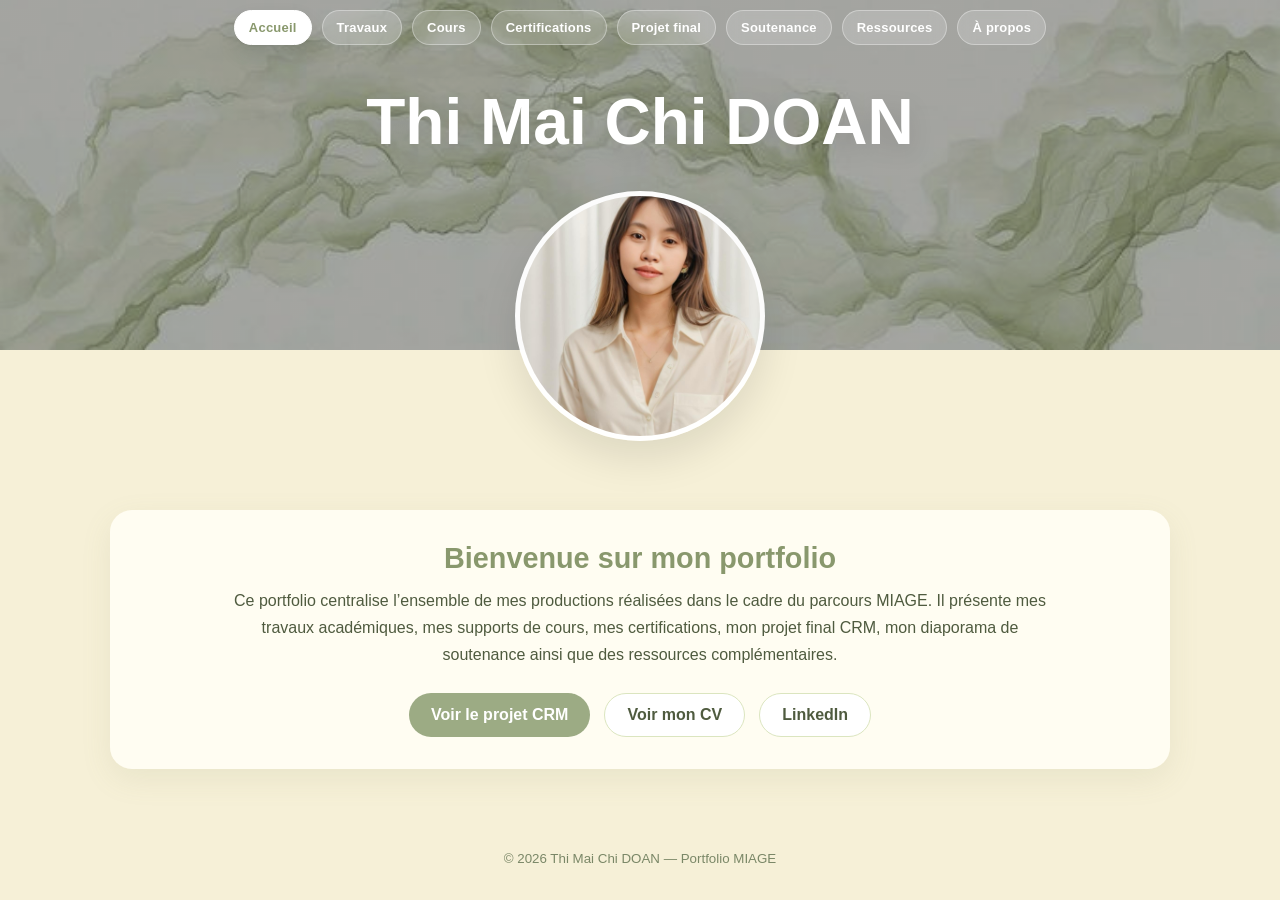
<file: index.html>
<!doctype html>
<html lang="fr">
<head>
  <meta charset="utf-8" />
  <meta name="viewport" content="width=device-width, initial-scale=1" />
  <title>Portfolio MIAGE - Thi Mai Chi DOAN</title>
  <link rel="stylesheet" href="styles.css" />
</head>

<body>

  <section class="cover">
    <nav class="cover-nav">
      <a href="index.html" class="cover-link active" aria-current="page">Accueil</a>
      <a href="travaux/index.html" class="cover-link">Travaux</a>
      <a href="cours/index.html" class="cover-link">Cours</a>
      <a href="certifications/index.html" class="cover-link">Certifications</a>
      <a href="projet-final/index.html" class="cover-link">Projet final</a>
      <a href="soutenance/index.html" class="cover-link">Soutenance</a>
      <a href="ressources/index.html" class="cover-link">Ressources</a>
      <a href="a-propos/index.html" class="cover-link">À propos</a>
    </nav>

    <div class="cover-content">
      <p class="cover-subtitle"></p>
      <h1 class="cover-title">Thi Mai Chi DOAN</h1>

      <div class="cover-image-wrap">
        <img src="1.jpg" alt="Illustration de Thi Mai Chi Doan" class="cover-image" />
      </div>
    </div>
  </section>

  <main class="container">
    <section class="card intro-card">
      <h2>Bienvenue sur mon portfolio</h2>
      <p>
        Ce portfolio centralise l’ensemble de mes productions réalisées dans le cadre
        du parcours MIAGE. Il présente mes travaux académiques, mes supports de cours,
        mes certifications, mon projet final CRM, mon diaporama de soutenance ainsi que
        des ressources complémentaires.
      </p>

      <div class="hero-buttons">
        <a href="projet-final/index.html" class="hero-btn primary">Voir le projet CRM</a>
        <a href="CV.pdf" target="_blank" rel="noopener noreferrer" class="hero-btn secondary">Voir mon CV</a>
        <a href="https://www.linkedin.com/in/mcd247" target="_blank" rel="noopener noreferrer" class="hero-btn secondary">LinkedIn</a>
      </div>
    </section>
  </main>

  <footer class="container footer">
    <small>© <span id="y"></span> Thi Mai Chi DOAN — Portfolio MIAGE</small>
  </footer>

  <script>
    document.getElementById("y").textContent = new Date().getFullYear();
  </script>

</body>
</html>
</file>
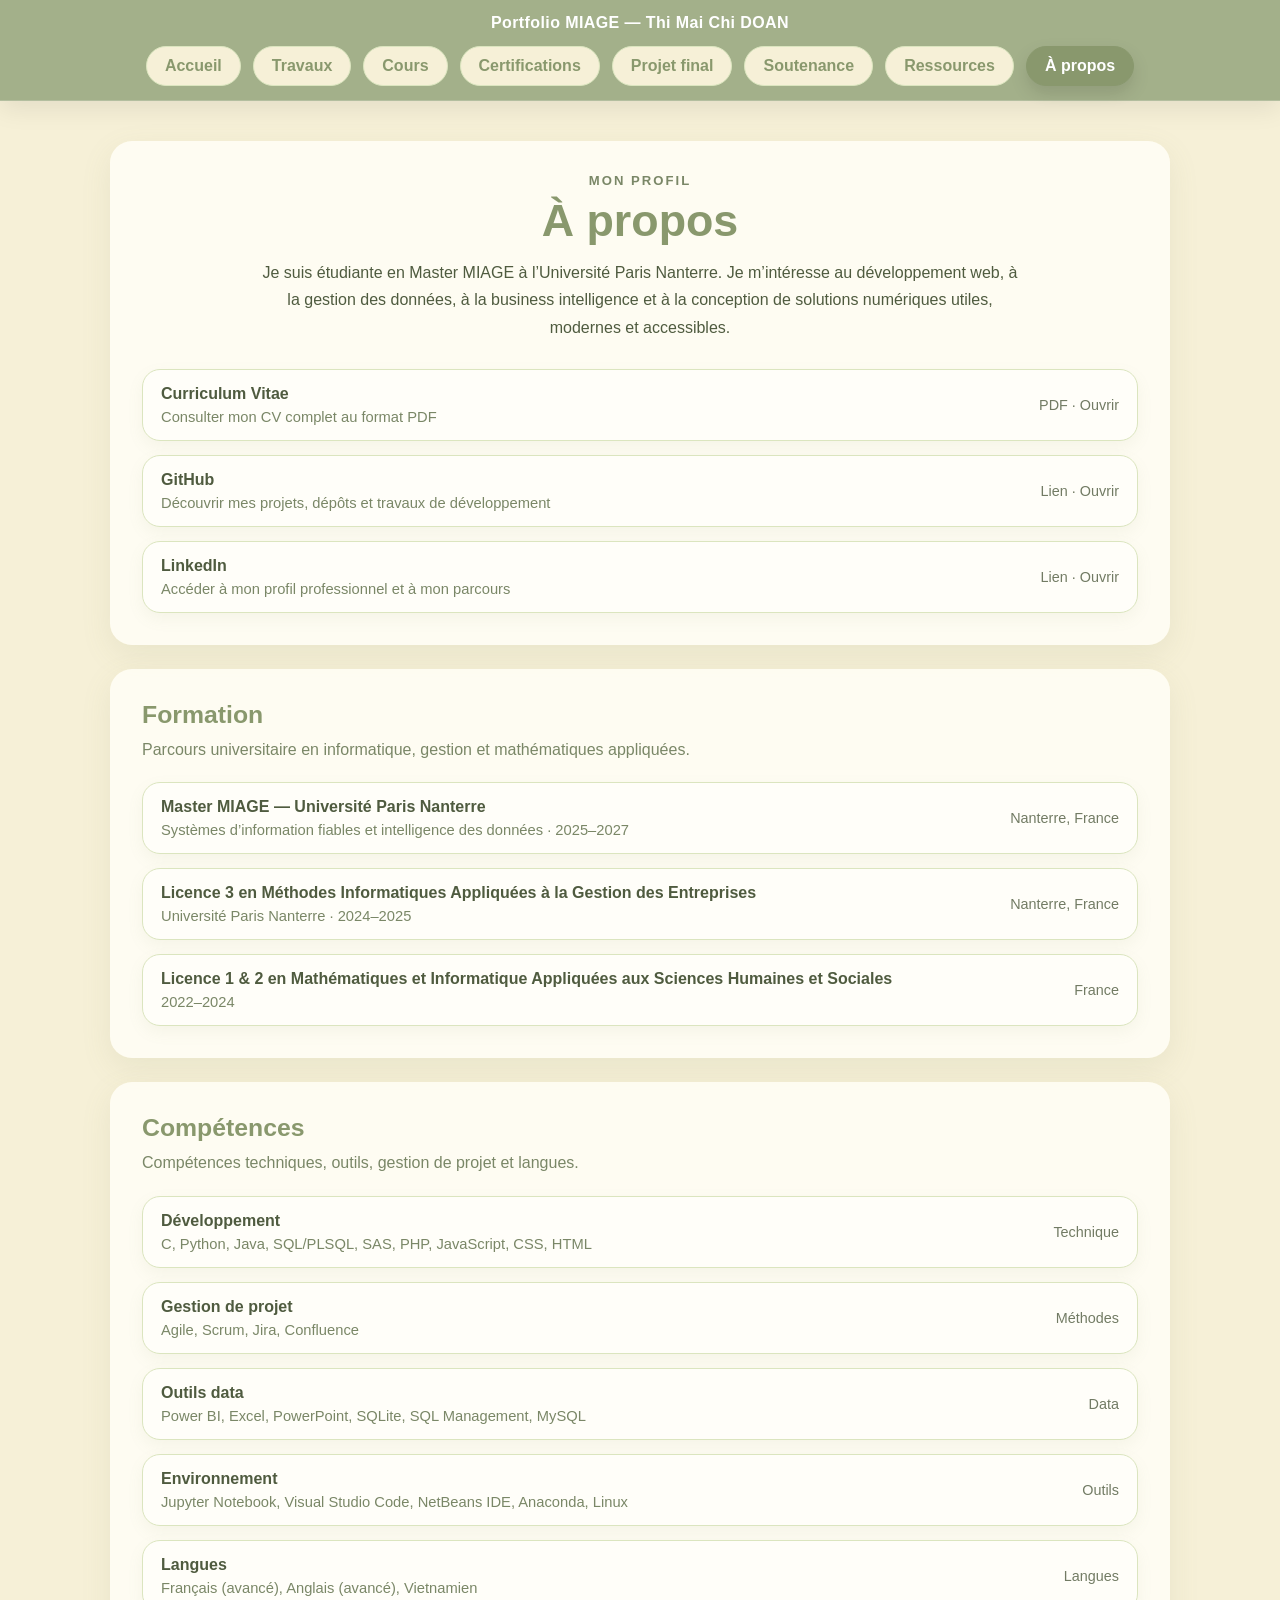
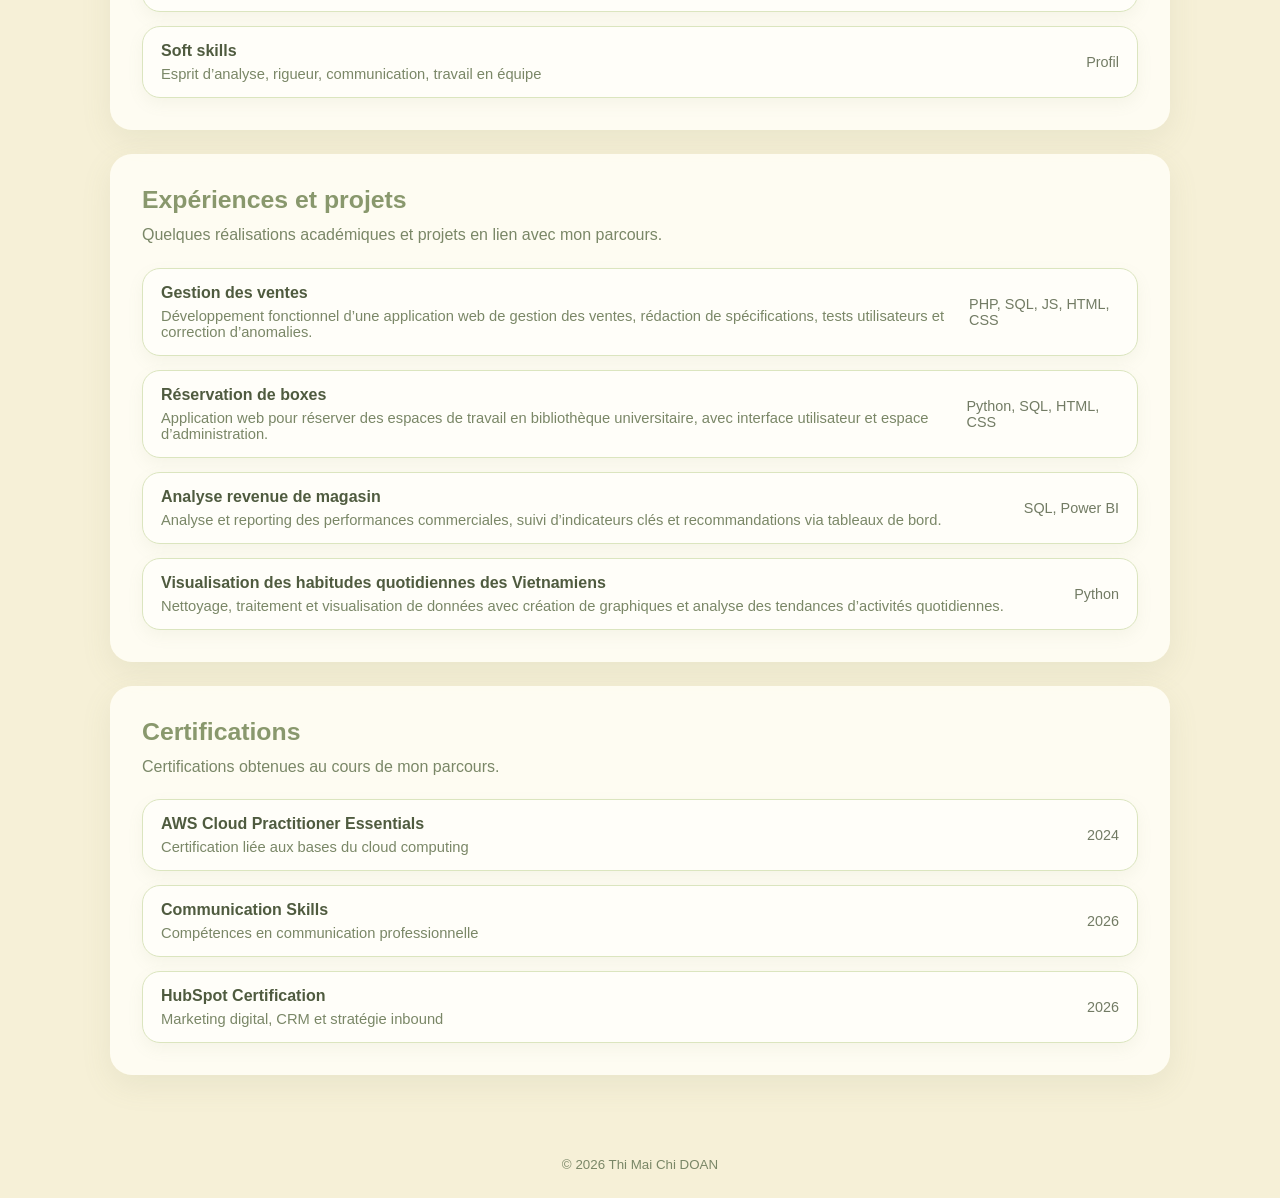
<file: a-propos/index.html>
<!doctype html>
<html lang="fr">
<head>
  <meta charset="utf-8" />
  <meta name="viewport" content="width=device-width,initial-scale=1" />
  <title>À propos - Portfolio DOAN</title>
  <link rel="stylesheet" href="../styles.css" />
</head>

<body>

  <!-- ===== HEADER ===== -->
  <header class="topbar">
    <div class="container bar-content">

      <div class="logo">
        Portfolio MIAGE — Thi Mai Chi DOAN
      </div>

      <nav class="nav">
        <a href="../index.html" class="btn">Accueil</a>
        <a href="../travaux/index.html" class="btn">Travaux</a>
        <a href="../cours/index.html" class="btn">Cours</a>
        <a href="../certifications/index.html" class="btn">Certifications</a>
        <a href="../projet-final/index.html" class="btn">Projet final</a>
        <a href="../soutenance/index.html" class="btn">Soutenance</a>
        <a href="../ressources/index.html" class="btn">Ressources</a>
        <a href="index.html" class="btn active">À propos</a>
      </nav>

    </div>
  </header>

  <!-- ===== CONTENU ===== -->
  <main class="container">

    <section class="card travaux-card">
      <p class="section-kicker">Mon profil</p>
      <h1 class="page-title">À propos</h1>
      <p class="page-intro">
        Je suis étudiante en Master MIAGE à l’Université Paris Nanterre.
        Je m’intéresse au développement web, à la gestion des données,
        à la business intelligence et à la conception de solutions numériques
        utiles, modernes et accessibles.
      </p>

      <ul class="list travaux-list">
        <li class="item">
          <a class="file" href="CV.pdf" target="_blank" rel="noopener">
            <span>
              <span class="file-title">Curriculum Vitae</span>
              <span class="file-desc">Consulter mon CV complet au format PDF</span>
            </span>
            <span class="file-meta">PDF · Ouvrir</span>
          </a>
        </li>

        <li class="item">
          <a class="file" href="https://github.com/thimaichidoan" target="_blank" rel="noopener">
            <span>
              <span class="file-title">GitHub</span>
              <span class="file-desc">Découvrir mes projets, dépôts et travaux de développement</span>
            </span>
            <span class="file-meta">Lien · Ouvrir</span>
          </a>
        </li>

        <li class="item">
          <a class="file" href="https://www.linkedin.com/in/mcd247" target="_blank" rel="noopener">
            <span>
              <span class="file-title">LinkedIn</span>
              <span class="file-desc">Accéder à mon profil professionnel et à mon parcours</span>
            </span>
            <span class="file-meta">Lien · Ouvrir</span>
          </a>
        </li>
      </ul>
    </section>

    <section class="card cours-card">
      <div class="cours-head">
        <h2>Formation</h2>
        <p class="muted">Parcours universitaire en informatique, gestion et mathématiques appliquées.</p>
      </div>

      <ul class="list">
        <li class="item">
          <div class="file">
            <span>
              <span class="file-title">Master MIAGE — Université Paris Nanterre</span>
              <span class="file-desc">Systèmes d’information fiables et intelligence des données · 2025–2027</span>
            </span>
            <span class="file-meta">Nanterre, France</span>
          </div>
        </li>

        <li class="item">
          <div class="file">
            <span>
              <span class="file-title">Licence 3 en Méthodes Informatiques Appliquées à la Gestion des Entreprises</span>
              <span class="file-desc">Université Paris Nanterre · 2024–2025</span>
            </span>
            <span class="file-meta">Nanterre, France</span>
          </div>
        </li>

        <li class="item">
          <div class="file">
            <span>
              <span class="file-title">Licence 1 &amp; 2 en Mathématiques et Informatique Appliquées aux Sciences Humaines et Sociales</span>
              <span class="file-desc">2022–2024</span>
            </span>
            <span class="file-meta">France</span>
          </div>
        </li>
      </ul>
    </section>

    <section class="card cours-card">
      <div class="cours-head">
        <h2>Compétences</h2>
        <p class="muted">Compétences techniques, outils, gestion de projet et langues.</p>
      </div>

      <ul class="list">
        <li class="item">
          <div class="file">
            <span>
              <span class="file-title">Développement</span>
              <span class="file-desc">C, Python, Java, SQL/PLSQL, SAS, PHP, JavaScript, CSS, HTML</span>
            </span>
            <span class="file-meta">Technique</span>
          </div>
        </li>

        <li class="item">
          <div class="file">
            <span>
              <span class="file-title">Gestion de projet</span>
              <span class="file-desc">Agile, Scrum, Jira, Confluence</span>
            </span>
            <span class="file-meta">Méthodes</span>
          </div>
        </li>

        <li class="item">
          <div class="file">
            <span>
              <span class="file-title">Outils data</span>
              <span class="file-desc">Power BI, Excel, PowerPoint, SQLite, SQL Management, MySQL</span>
            </span>
            <span class="file-meta">Data</span>
          </div>
        </li>

        <li class="item">
          <div class="file">
            <span>
              <span class="file-title">Environnement</span>
              <span class="file-desc">Jupyter Notebook, Visual Studio Code, NetBeans IDE, Anaconda, Linux</span>
            </span>
            <span class="file-meta">Outils</span>
          </div>
        </li>

        <li class="item">
          <div class="file">
            <span>
              <span class="file-title">Langues</span>
              <span class="file-desc">Français (avancé), Anglais (avancé), Vietnamien</span>
            </span>
            <span class="file-meta">Langues</span>
          </div>
        </li>

        <li class="item">
          <div class="file">
            <span>
              <span class="file-title">Soft skills</span>
              <span class="file-desc">Esprit d’analyse, rigueur, communication, travail en équipe</span>
            </span>
            <span class="file-meta">Profil</span>
          </div>
        </li>
      </ul>
    </section>

    <section class="card cours-card">
      <div class="cours-head">
        <h2>Expériences et projets</h2>
        <p class="muted">Quelques réalisations académiques et projets en lien avec mon parcours.</p>
      </div>

      <ul class="list">
        <li class="item">
          <div class="file">
            <span>
              <span class="file-title">Gestion des ventes</span>
              <span class="file-desc">Développement fonctionnel d’une application web de gestion des ventes, rédaction de spécifications, tests utilisateurs et correction d’anomalies.</span>
            </span>
            <span class="file-meta">PHP, SQL, JS, HTML, CSS</span>
          </div>
        </li>

        <li class="item">
          <div class="file">
            <span>
              <span class="file-title">Réservation de boxes</span>
              <span class="file-desc">Application web pour réserver des espaces de travail en bibliothèque universitaire, avec interface utilisateur et espace d’administration.</span>
            </span>
            <span class="file-meta">Python, SQL, HTML, CSS</span>
          </div>
        </li>

        <li class="item">
          <div class="file">
            <span>
              <span class="file-title">Analyse revenue de magasin</span>
              <span class="file-desc">Analyse et reporting des performances commerciales, suivi d’indicateurs clés et recommandations via tableaux de bord.</span>
            </span>
            <span class="file-meta">SQL, Power BI</span>
          </div>
        </li>

        <li class="item">
          <div class="file">
            <span>
              <span class="file-title">Visualisation des habitudes quotidiennes des Vietnamiens</span>
              <span class="file-desc">Nettoyage, traitement et visualisation de données avec création de graphiques et analyse des tendances d’activités quotidiennes.</span>
            </span>
            <span class="file-meta">Python</span>
          </div>
        </li>
      </ul>
    </section>

    <section class="card cours-card">
      <div class="cours-head">
        <h2>Certifications</h2>
        <p class="muted">Certifications obtenues au cours de mon parcours.</p>
      </div>

      <ul class="list">
        <li class="item">
          <div class="file">
            <span>
              <span class="file-title">AWS Cloud Practitioner Essentials</span>
              <span class="file-desc">Certification liée aux bases du cloud computing</span>
            </span>
            <span class="file-meta">2024</span>
          </div>
        </li>

        <li class="item">
          <div class="file">
            <span>
              <span class="file-title">Communication Skills</span>
              <span class="file-desc">Compétences en communication professionnelle</span>
            </span>
            <span class="file-meta">2026</span>
          </div>
        </li>

        <li class="item">
          <div class="file">
            <span>
              <span class="file-title">HubSpot Certification</span>
              <span class="file-desc">Marketing digital, CRM et stratégie inbound</span>
            </span>
            <span class="file-meta">2026</span>
          </div>
        </li>
      </ul>
    </section>

  </main>

  <footer class="container footer">
    <small>© <span id="y"></span> Thi Mai Chi DOAN</small>
  </footer>

  <script>
    document.getElementById("y").textContent = new Date().getFullYear();
  </script>

</body>
</html>
</file>
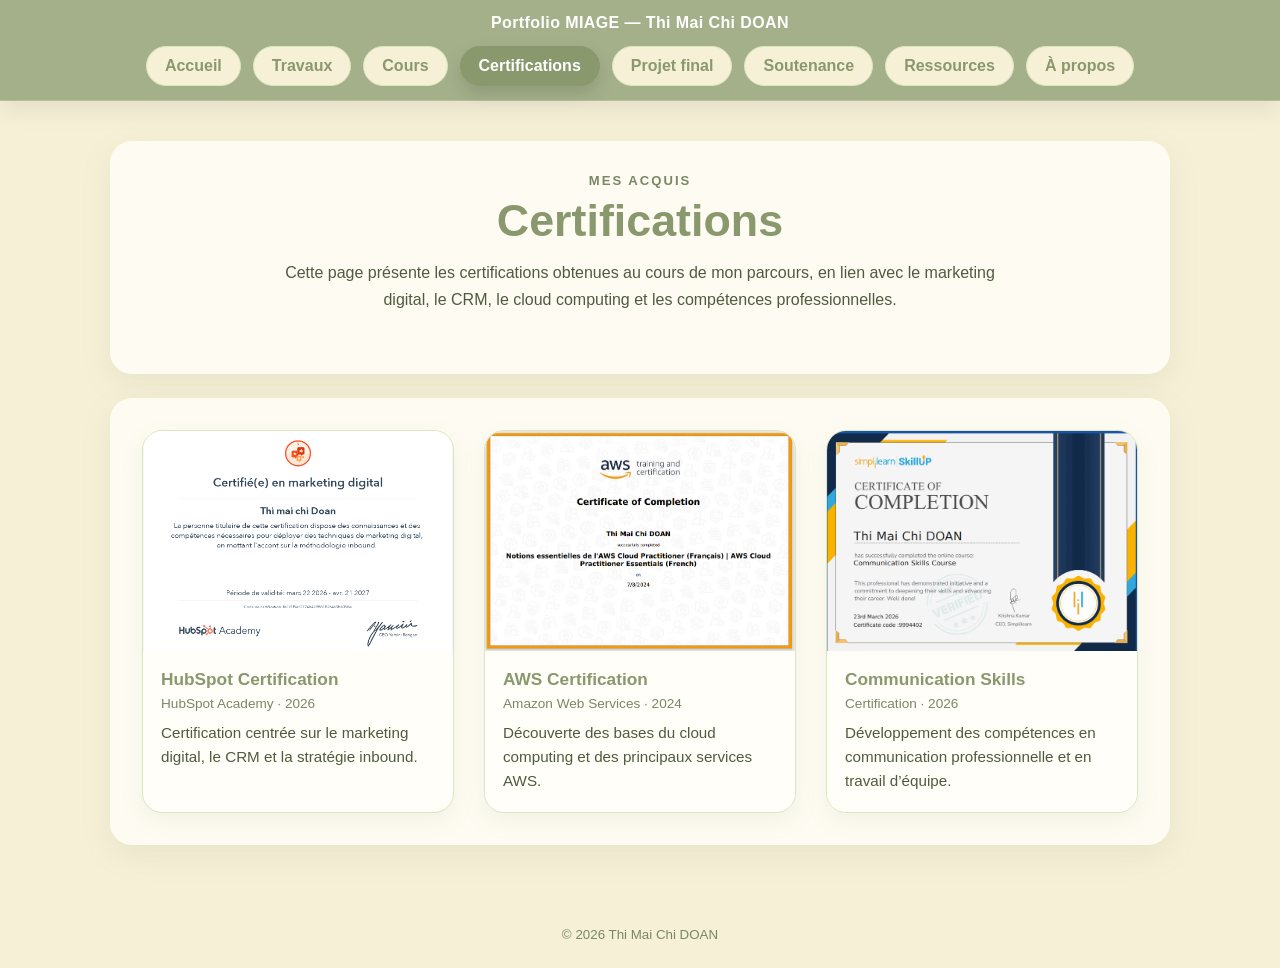
<file: certifications/index.html>
<!doctype html>
<html lang="fr">
<head>
  <meta charset="utf-8" />
  <meta name="viewport" content="width=device-width,initial-scale=1" />
  <title>Certifications - Portfolio DOAN</title>
  <link rel="stylesheet" href="../styles.css" />
</head>

<body>

  <header class="topbar">
    <div class="container bar-content">

      <div class="logo">
        Portfolio MIAGE — Thi Mai Chi DOAN
      </div>

      <nav class="nav">
        <a href="../index.html" class="btn">Accueil</a>
        <a href="../travaux/index.html" class="btn">Travaux</a>
        <a href="../cours/index.html" class="btn">Cours</a>
        <a href="index.html" class="btn active">Certifications</a>
        <a href="../projet-final/index.html" class="btn">Projet final</a>
        <a href="../soutenance/index.html" class="btn">Soutenance</a>
        <a href="../ressources/index.html" class="btn">Ressources</a>
        <a href="../a-propos/index.html" class="btn">À propos</a>
      </nav>

    </div>
  </header>

  <main class="container">

    <section class="card certif-hero">
      <p class="section-kicker">Mes acquis</p>
      <h1 class="page-title">Certifications</h1>
      <p class="page-intro">
        Cette page présente les certifications obtenues au cours de mon parcours,
        en lien avec le marketing digital, le CRM, le cloud computing et les compétences professionnelles.
      </p>
    </section>

    <section class="card certif-card">
      <div class="cert-grid">

        <div class="cert-card">
          <div class="cert-image">
            <a href="certificat1.png" target="_blank" rel="noopener">
              <img src="certificat1.png" alt="Certification HubSpot">
              <div class="overlay">Voir certificat</div>
            </a>
          </div>

          <div class="cert-content">
            <h3>HubSpot Certification</h3>
            <span class="cert-meta">HubSpot Academy · 2026</span>
            <p>
              Certification centrée sur le marketing digital, le CRM et la stratégie inbound.
            </p>
          </div>
        </div>

        <div class="cert-card">
          <div class="cert-image">
            <a href="certificat2.png" target="_blank" rel="noopener">
              <img src="certificat2.png" alt="Certification AWS">
              <div class="overlay">Voir certificat</div>
            </a>
          </div>

          <div class="cert-content">
            <h3>AWS Certification</h3>
            <span class="cert-meta">Amazon Web Services · 2024</span>
            <p>
              Découverte des bases du cloud computing et des principaux services AWS.
            </p>
          </div>
        </div>

        <div class="cert-card">
          <div class="cert-image">
            <a href="certificat3.png" target="_blank" rel="noopener">
              <img src="certificat3.png" alt="Communication Skills">
              <div class="overlay">Voir certificat</div>
            </a>
          </div>

          <div class="cert-content">
            <h3>Communication Skills</h3>
            <span class="cert-meta">Certification · 2026</span>
            <p>
              Développement des compétences en communication professionnelle et en travail d’équipe.
            </p>
          </div>
        </div>

      </div>
    </section>

  </main>

  <footer class="container footer">
    <small>© <span id="y"></span> Thi Mai Chi DOAN</small>
  </footer>

  <script>
    document.getElementById("y").textContent = new Date().getFullYear();
  </script>

</body>
</html>
</file>
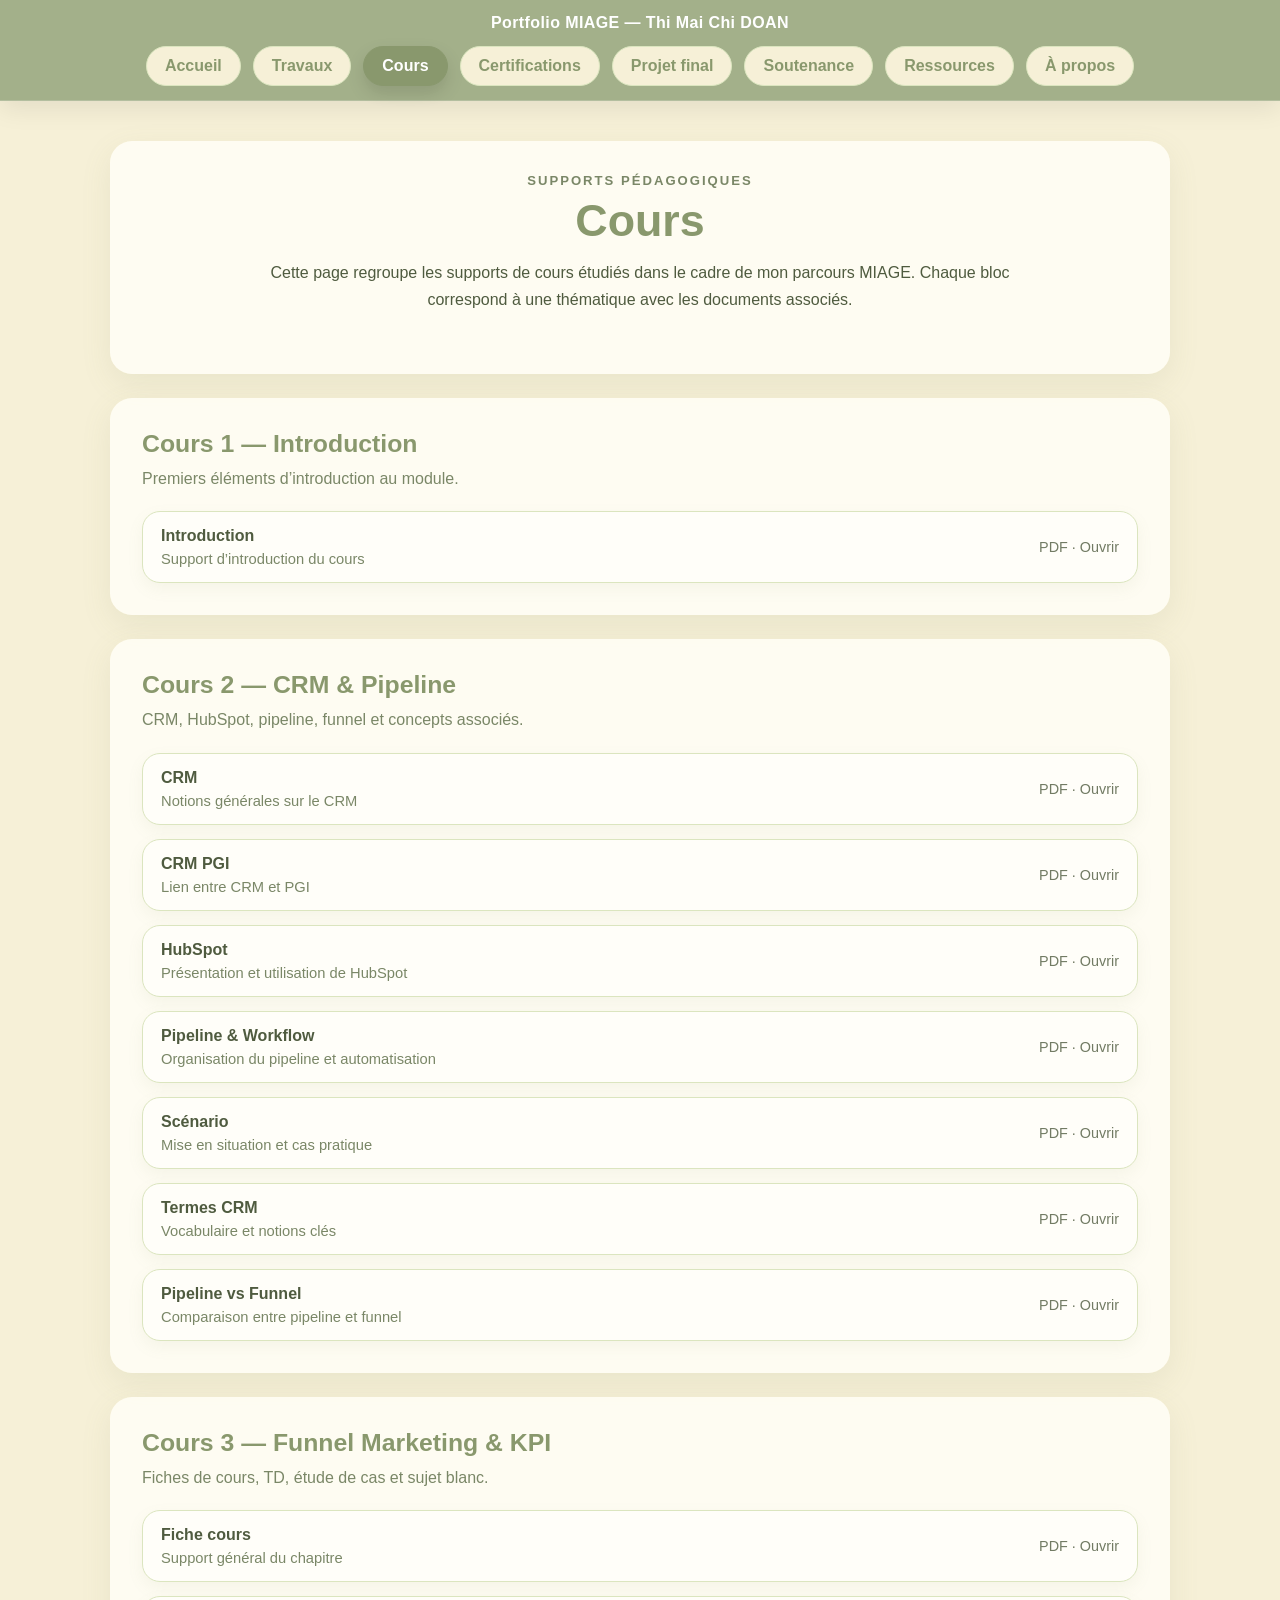
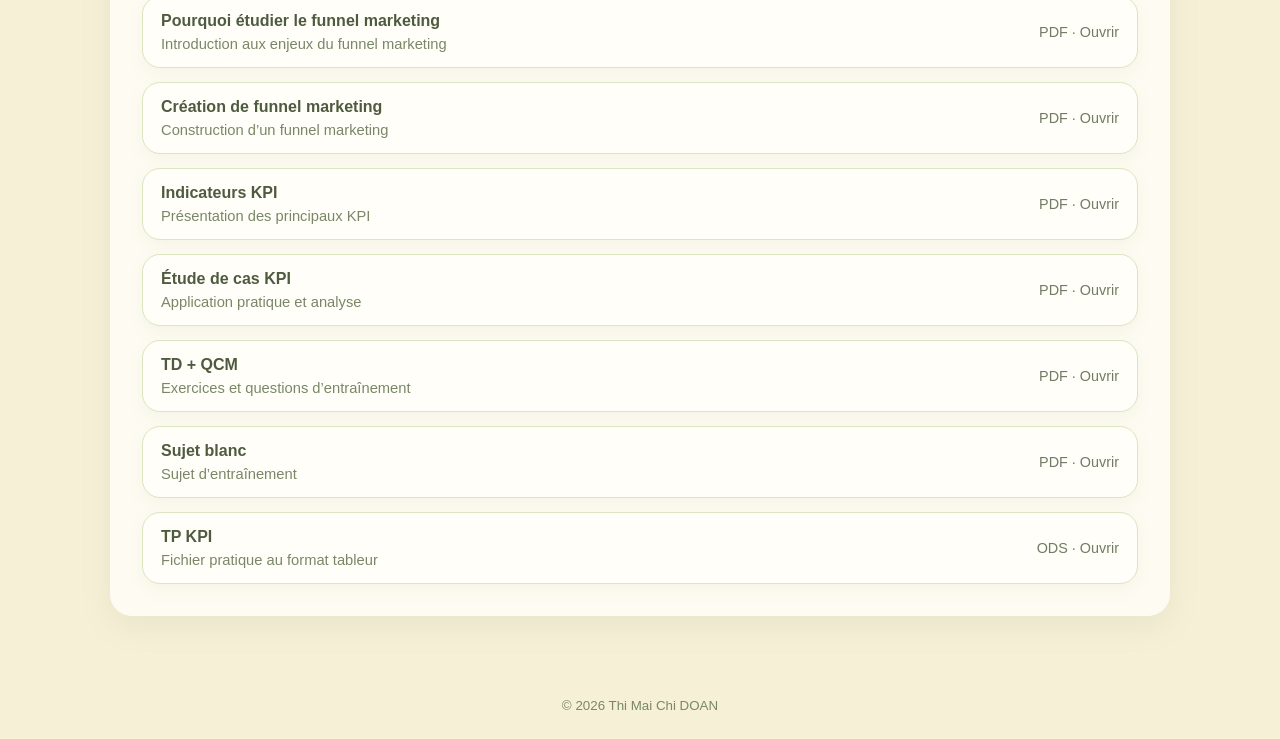
<file: cours/index.html>
<!doctype html>
<html lang="fr">
<head>
  <meta charset="utf-8" />
  <meta name="viewport" content="width=device-width,initial-scale=1" />
  <title>Cours - Portfolio DOAN</title>
  <link rel="stylesheet" href="../styles.css" />
</head>

<body>

  <header class="topbar">
    <div class="container bar-content">

      <div class="logo">
        Portfolio MIAGE — Thi Mai Chi DOAN
      </div>

      <nav class="nav">
        <a href="../index.html" class="btn">Accueil</a>
        <a href="../travaux/index.html" class="btn">Travaux</a>
        <a href="index.html" class="btn active">Cours</a>
        <a href="../certifications/index.html" class="btn">Certifications</a>
        <a href="../projet-final/index.html" class="btn">Projet final</a>
        <a href="../soutenance/index.html" class="btn">Soutenance</a>
        <a href="../ressources/index.html" class="btn">Ressources</a>
        <a href="../a-propos/index.html" class="btn">À propos</a>
      </nav>

    </div>
  </header>

  <main class="container">

    <section class="card cours-hero">
      <p class="section-kicker">Supports pédagogiques</p>
      <h1 class="page-title">Cours</h1>
      <p class="page-intro">
        Cette page regroupe les supports de cours étudiés dans le cadre de mon parcours MIAGE.
        Chaque bloc correspond à une thématique avec les documents associés.
      </p>
    </section>

    <section class="card cours-card">
      <div class="cours-head">
        <h2>Cours 1 — Introduction</h2>
        <p class="muted">Premiers éléments d’introduction au module.</p>
      </div>

      <ul class="list">
        <li class="item">
          <a class="file" href="cours-1/Cours1.pdf" target="_blank" rel="noopener">
            <span>
              <span class="file-title">Introduction</span>
              <span class="file-desc">Support d’introduction du cours</span>
            </span>
            <span class="file-meta">PDF · Ouvrir</span>
          </a>
        </li>
      </ul>
    </section>

    <section class="card cours-card">
      <div class="cours-head">
        <h2>Cours 2 — CRM &amp; Pipeline</h2>
        <p class="muted">CRM, HubSpot, pipeline, funnel et concepts associés.</p>
      </div>

      <ul class="list">
        <li class="item">
          <a class="file" href="cours-2/Cours2_CRM.pdf" target="_blank" rel="noopener">
            <span>
              <span class="file-title">CRM</span>
              <span class="file-desc">Notions générales sur le CRM</span>
            </span>
            <span class="file-meta">PDF · Ouvrir</span>
          </a>
        </li>

        <li class="item">
          <a class="file" href="cours-2/Cours2_CRM_PGI.pdf" target="_blank" rel="noopener">
            <span>
              <span class="file-title">CRM PGI</span>
              <span class="file-desc">Lien entre CRM et PGI</span>
            </span>
            <span class="file-meta">PDF · Ouvrir</span>
          </a>
        </li>

        <li class="item">
          <a class="file" href="cours-2/Cours2_hubspot.pdf" target="_blank" rel="noopener">
            <span>
              <span class="file-title">HubSpot</span>
              <span class="file-desc">Présentation et utilisation de HubSpot</span>
            </span>
            <span class="file-meta">PDF · Ouvrir</span>
          </a>
        </li>

        <li class="item">
          <a class="file" href="cours-2/Cours2_pipeline_workflow.pdf" target="_blank" rel="noopener">
            <span>
              <span class="file-title">Pipeline &amp; Workflow</span>
              <span class="file-desc">Organisation du pipeline et automatisation</span>
            </span>
            <span class="file-meta">PDF · Ouvrir</span>
          </a>
        </li>

        <li class="item">
          <a class="file" href="cours-2/Cours2_scenario.pdf" target="_blank" rel="noopener">
            <span>
              <span class="file-title">Scénario</span>
              <span class="file-desc">Mise en situation et cas pratique</span>
            </span>
            <span class="file-meta">PDF · Ouvrir</span>
          </a>
        </li>

        <li class="item">
          <a class="file" href="cours-2/Cours2_Termes_CRM.pdf" target="_blank" rel="noopener">
            <span>
              <span class="file-title">Termes CRM</span>
              <span class="file-desc">Vocabulaire et notions clés</span>
            </span>
            <span class="file-meta">PDF · Ouvrir</span>
          </a>
        </li>

        <li class="item">
          <a class="file" href="cours-2/Cours2-pipelinevsfunnel.pdf" target="_blank" rel="noopener">
            <span>
              <span class="file-title">Pipeline vs Funnel</span>
              <span class="file-desc">Comparaison entre pipeline et funnel</span>
            </span>
            <span class="file-meta">PDF · Ouvrir</span>
          </a>
        </li>
      </ul>
    </section>

    <section class="card cours-card">
      <div class="cours-head">
        <h2>Cours 3 — Funnel Marketing &amp; KPI</h2>
        <p class="muted">Fiches de cours, TD, étude de cas et sujet blanc.</p>
      </div>

      <ul class="list">
        <li class="item">
          <a class="file" href="cours-3/1- fiche cours V_E.pdf" target="_blank" rel="noopener">
            <span>
              <span class="file-title">Fiche cours</span>
              <span class="file-desc">Support général du chapitre</span>
            </span>
            <span class="file-meta">PDF · Ouvrir</span>
          </a>
        </li>

        <li class="item">
          <a class="file" href="cours-3/2- Pourquoi Étudier le funnel marketing V_E.pdf" target="_blank" rel="noopener">
            <span>
              <span class="file-title">Pourquoi étudier le funnel marketing</span>
              <span class="file-desc">Introduction aux enjeux du funnel marketing</span>
            </span>
            <span class="file-meta">PDF · Ouvrir</span>
          </a>
        </li>

        <li class="item">
          <a class="file" href="cours-3/3- création de funnel marketing.pdf" target="_blank" rel="noopener">
            <span>
              <span class="file-title">Création de funnel marketing</span>
              <span class="file-desc">Construction d’un funnel marketing</span>
            </span>
            <span class="file-meta">PDF · Ouvrir</span>
          </a>
        </li>

        <li class="item">
          <a class="file" href="cours-3/4_ Les indicateurs KPI V_E.pdf" target="_blank" rel="noopener">
            <span>
              <span class="file-title">Indicateurs KPI</span>
              <span class="file-desc">Présentation des principaux KPI</span>
            </span>
            <span class="file-meta">PDF · Ouvrir</span>
          </a>
        </li>

        <li class="item">
          <a class="file" href="cours-3/5- Étude de cas KPI.pdf" target="_blank" rel="noopener">
            <span>
              <span class="file-title">Étude de cas KPI</span>
              <span class="file-desc">Application pratique et analyse</span>
            </span>
            <span class="file-meta">PDF · Ouvrir</span>
          </a>
        </li>

        <li class="item">
          <a class="file" href="cours-3/6- Td + QCM pour étudiants.pdf" target="_blank" rel="noopener">
            <span>
              <span class="file-title">TD + QCM</span>
              <span class="file-desc">Exercices et questions d’entraînement</span>
            </span>
            <span class="file-meta">PDF · Ouvrir</span>
          </a>
        </li>

        <li class="item">
          <a class="file" href="cours-3/7- sujet blanc.pdf" target="_blank" rel="noopener">
            <span>
              <span class="file-title">Sujet blanc</span>
              <span class="file-desc">Sujet d’entraînement</span>
            </span>
            <span class="file-meta">PDF · Ouvrir</span>
          </a>
        </li>

        <li class="item">
          <a class="file" href="cours-3/tp KPI V_E.ods" target="_blank" rel="noopener">
            <span>
              <span class="file-title">TP KPI</span>
              <span class="file-desc">Fichier pratique au format tableur</span>
            </span>
            <span class="file-meta">ODS · Ouvrir</span>
          </a>
        </li>
      </ul>
    </section>

  </main>

  <footer class="container footer">
    <small>© <span id="y"></span> Thi Mai Chi DOAN</small>
  </footer>

  <script>
    document.getElementById("y").textContent = new Date().getFullYear();
  </script>

</body>
</html>
</file>
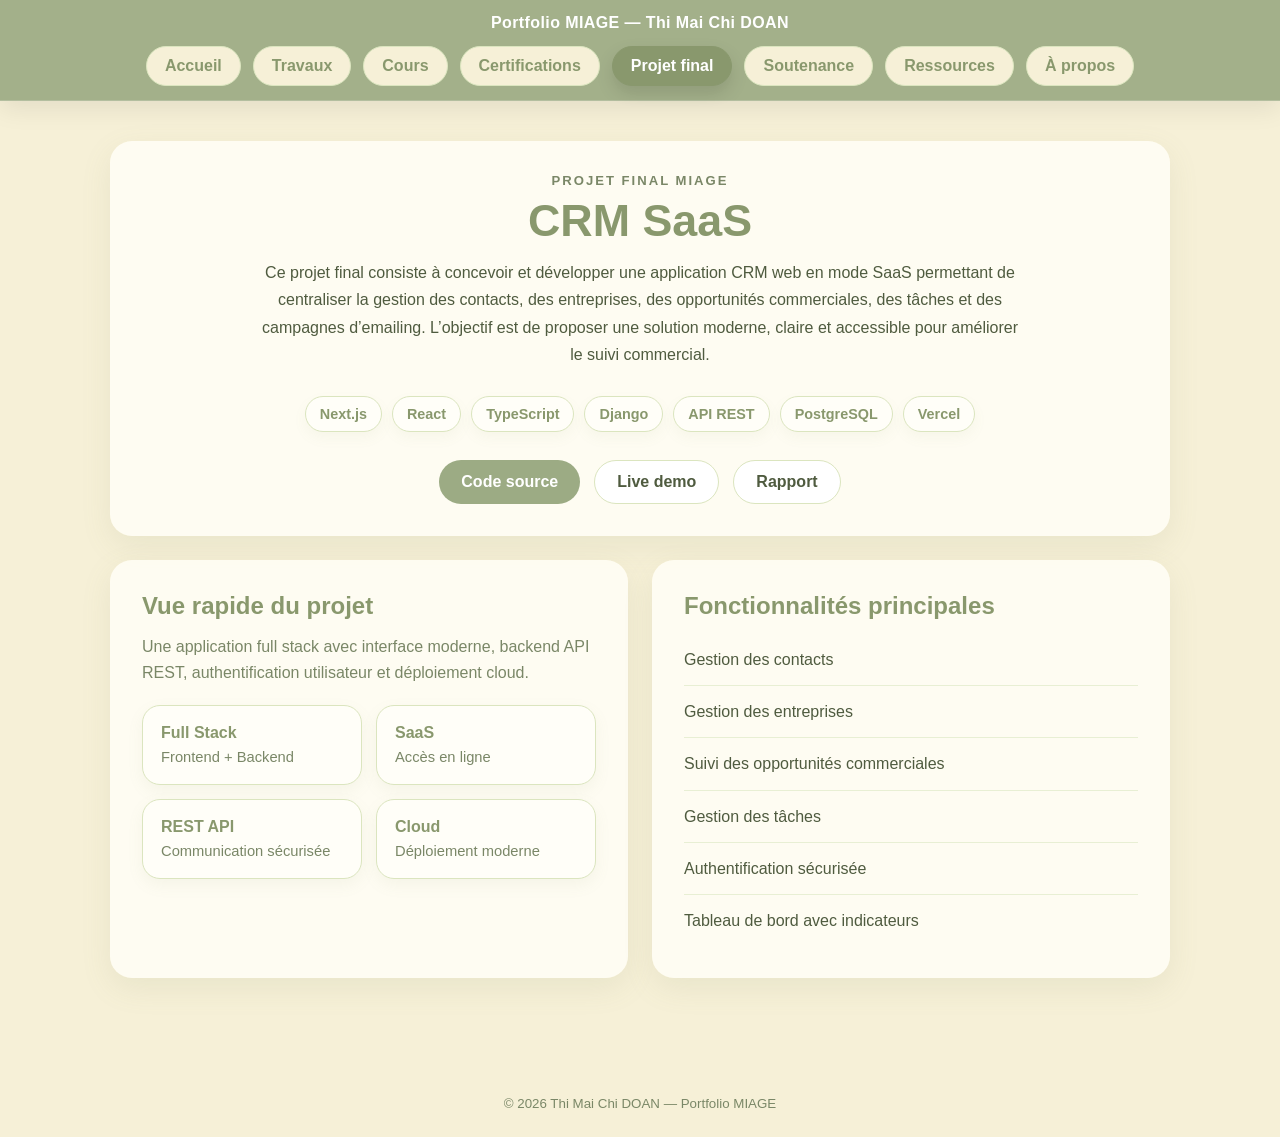
<file: projet-final/index.html>
<!doctype html>
<html lang="fr">
<head>
  <meta charset="utf-8" />
  <meta name="viewport" content="width=device-width,initial-scale=1" />
  <title>Projet final - Portfolio DOAN</title>
  <link rel="stylesheet" href="../styles.css" />
</head>

<body>

  <header class="topbar">
    <div class="container bar-content">
      <div class="logo">Portfolio MIAGE — Thi Mai Chi DOAN</div>

      <nav class="nav">
        <a href="../index.html" class="btn">Accueil</a>
        <a href="../travaux/index.html" class="btn">Travaux</a>
        <a href="../cours/index.html" class="btn">Cours</a>
        <a href="../certifications/index.html" class="btn">Certifications</a>
        <a href="index.html" class="btn active">Projet final</a>
        <a href="../soutenance/index.html" class="btn">Soutenance</a>
        <a href="../ressources/index.html" class="btn">Ressources</a>
        <a href="../a-propos/index.html" class="btn">À propos</a>
      </nav>
    </div>
  </header>

  <main class="container">

    <section class="card projet-hero">
      <p class="section-kicker">Projet final MIAGE</p>
      <h1 class="page-title">CRM SaaS</h1>
      <p class="page-intro">
        Ce projet final consiste à concevoir et développer une application CRM web en mode SaaS
        permettant de centraliser la gestion des contacts, des entreprises, des opportunités
        commerciales, des tâches et des campagnes d’emailing.
        L’objectif est de proposer une solution moderne, claire et accessible pour améliorer
        le suivi commercial.
      </p>

      <div class="projet-tags">
        <span class="projet-tag">Next.js</span>
        <span class="projet-tag">React</span>
        <span class="projet-tag">TypeScript</span>
        <span class="projet-tag">Django</span>
        <span class="projet-tag">API REST</span>
        <span class="projet-tag">PostgreSQL</span>
        <span class="projet-tag">Vercel</span>
      </div>

      <div class="projet-buttons">
        <a href="https://github.com/thimaichidoan/crm-saas" target="_blank" rel="noopener" class="hero-btn primary">Code source</a>
        <a href="https://crm-saas-nine.vercel.app/" target="_blank" rel="noopener" class="hero-btn secondary">Live demo</a>
        <a href="RAPPORT PROJET CRM SAAS.pdf" target="_blank" rel="noopener" class="hero-btn secondary">Rapport</a>
      </div>
    </section>

    <section class="projet-grid">
      <section class="card projet-card">
        <h2>Vue rapide du projet</h2>
        <p class="muted">
          Une application full stack avec interface moderne, backend API REST,
          authentification utilisateur et déploiement cloud.
        </p>

        <div class="projet-stats">
          <div class="projet-stat">
            <strong>Full Stack</strong>
            <span>Frontend + Backend</span>
          </div>
          <div class="projet-stat">
            <strong>SaaS</strong>
            <span>Accès en ligne</span>
          </div>
          <div class="projet-stat">
            <strong>REST API</strong>
            <span>Communication sécurisée</span>
          </div>
          <div class="projet-stat">
            <strong>Cloud</strong>
            <span>Déploiement moderne</span>
          </div>
        </div>
      </section>

      <section class="card projet-card">
        <h2>Fonctionnalités principales</h2>
        <ul class="projet-list">
          <li>Gestion des contacts</li>
          <li>Gestion des entreprises</li>
          <li>Suivi des opportunités commerciales</li>
          <li>Gestion des tâches</li>
          <li>Authentification sécurisée</li>
          <li>Tableau de bord avec indicateurs</li>
        </ul>
      </section>



  </main>

  <footer class="container footer">
    <small>© <span id="y"></span> Thi Mai Chi DOAN — Portfolio MIAGE</small>
  </footer>

  <script>
    document.getElementById("y").textContent = new Date().getFullYear();
  </script>

</body>
</html>
</file>
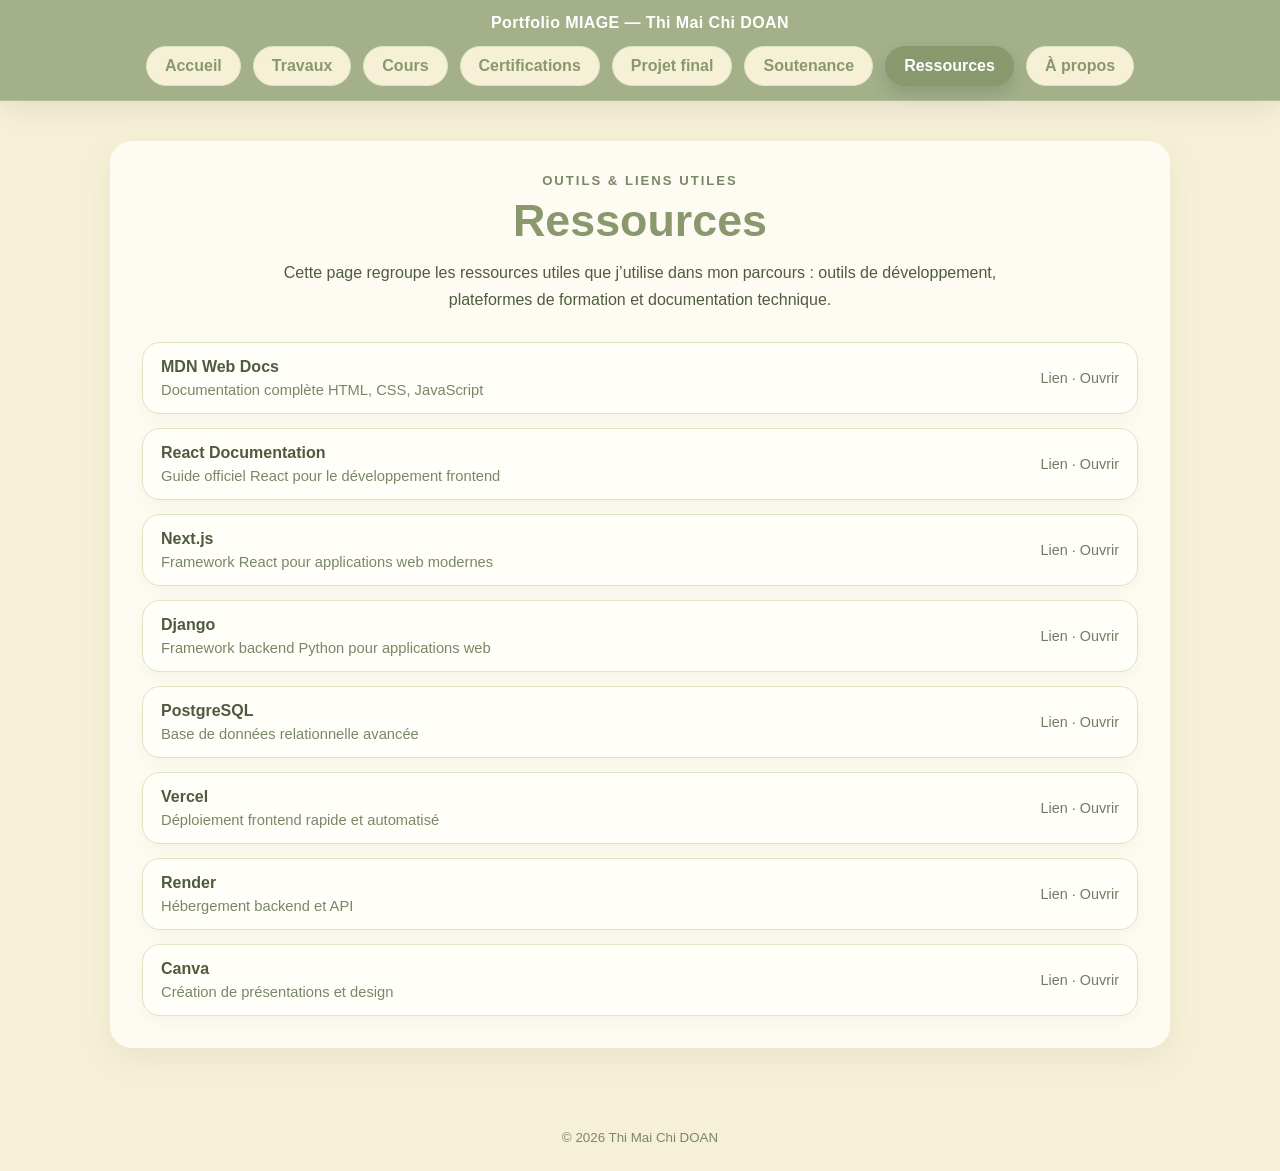
<file: ressources/index.html>
<!doctype html>
<html lang="fr">
<head>
  <meta charset="utf-8" />
  <meta name="viewport" content="width=device-width,initial-scale=1" />
  <title>Ressources - Portfolio DOAN</title>
  <link rel="stylesheet" href="../styles.css" />
</head>

<body>

  <!-- ===== HEADER ===== -->
  <header class="topbar">
    <div class="container bar-content">

      <div class="logo">
        Portfolio MIAGE — Thi Mai Chi DOAN
      </div>

      <nav class="nav">
        <a href="../index.html" class="btn">Accueil</a>
        <a href="../travaux/index.html" class="btn">Travaux</a>
        <a href="../cours/index.html" class="btn">Cours</a>
        <a href="../certifications/index.html" class="btn">Certifications</a>
        <a href="../projet-final/index.html" class="btn">Projet final</a>
        <a href="../soutenance/index.html" class="btn">Soutenance</a>
        <a href="index.html" class="btn active">Ressources</a>
        <a href="../a-propos/index.html" class="btn">À propos</a>
      </nav>

    </div>
  </header>

  <!-- ===== CONTENU ===== -->
  <main class="container">

    <section class="card travaux-card">
      <p class="section-kicker">Outils & liens utiles</p>
      <h1 class="page-title">Ressources</h1>
      <p class="page-intro">
        Cette page regroupe les ressources utiles que j’utilise dans mon parcours :
        outils de développement, plateformes de formation et documentation technique.
      </p>

      <ul class="list travaux-list">

        <li class="item">
          <a class="file" href="https://developer.mozilla.org/" target="_blank">
            <span>
              <span class="file-title">MDN Web Docs</span>
              <span class="file-desc">Documentation complète HTML, CSS, JavaScript</span>
            </span>
            <span class="file-meta">Lien · Ouvrir</span>
          </a>
        </li>

        <li class="item">
          <a class="file" href="https://react.dev/" target="_blank">
            <span>
              <span class="file-title">React Documentation</span>
              <span class="file-desc">Guide officiel React pour le développement frontend</span>
            </span>
            <span class="file-meta">Lien · Ouvrir</span>
          </a>
        </li>

        <li class="item">
          <a class="file" href="https://nextjs.org/docs" target="_blank">
            <span>
              <span class="file-title">Next.js</span>
              <span class="file-desc">Framework React pour applications web modernes</span>
            </span>
            <span class="file-meta">Lien · Ouvrir</span>
          </a>
        </li>

        <li class="item">
          <a class="file" href="https://docs.djangoproject.com/" target="_blank">
            <span>
              <span class="file-title">Django</span>
              <span class="file-desc">Framework backend Python pour applications web</span>
            </span>
            <span class="file-meta">Lien · Ouvrir</span>
          </a>
        </li>

        <li class="item">
          <a class="file" href="https://www.postgresql.org/docs/" target="_blank">
            <span>
              <span class="file-title">PostgreSQL</span>
              <span class="file-desc">Base de données relationnelle avancée</span>
            </span>
            <span class="file-meta">Lien · Ouvrir</span>
          </a>
        </li>

        <li class="item">
          <a class="file" href="https://vercel.com/docs" target="_blank">
            <span>
              <span class="file-title">Vercel</span>
              <span class="file-desc">Déploiement frontend rapide et automatisé</span>
            </span>
            <span class="file-meta">Lien · Ouvrir</span>
          </a>
        </li>

        <li class="item">
          <a class="file" href="https://render.com/docs" target="_blank">
            <span>
              <span class="file-title">Render</span>
              <span class="file-desc">Hébergement backend et API</span>
            </span>
            <span class="file-meta">Lien · Ouvrir</span>
          </a>
        </li>

        <li class="item">
          <a class="file" href="https://www.canva.com/" target="_blank">
            <span>
              <span class="file-title">Canva</span>
              <span class="file-desc">Création de présentations et design</span>
            </span>
            <span class="file-meta">Lien · Ouvrir</span>
          </a>
        </li>

      </ul>
    </section>

  </main>

  <footer class="container footer">
    <small>© <span id="y"></span> Thi Mai Chi DOAN</small>
  </footer>

  <script>
    document.getElementById("y").textContent = new Date().getFullYear();
  </script>

</body>
</html>
</file>
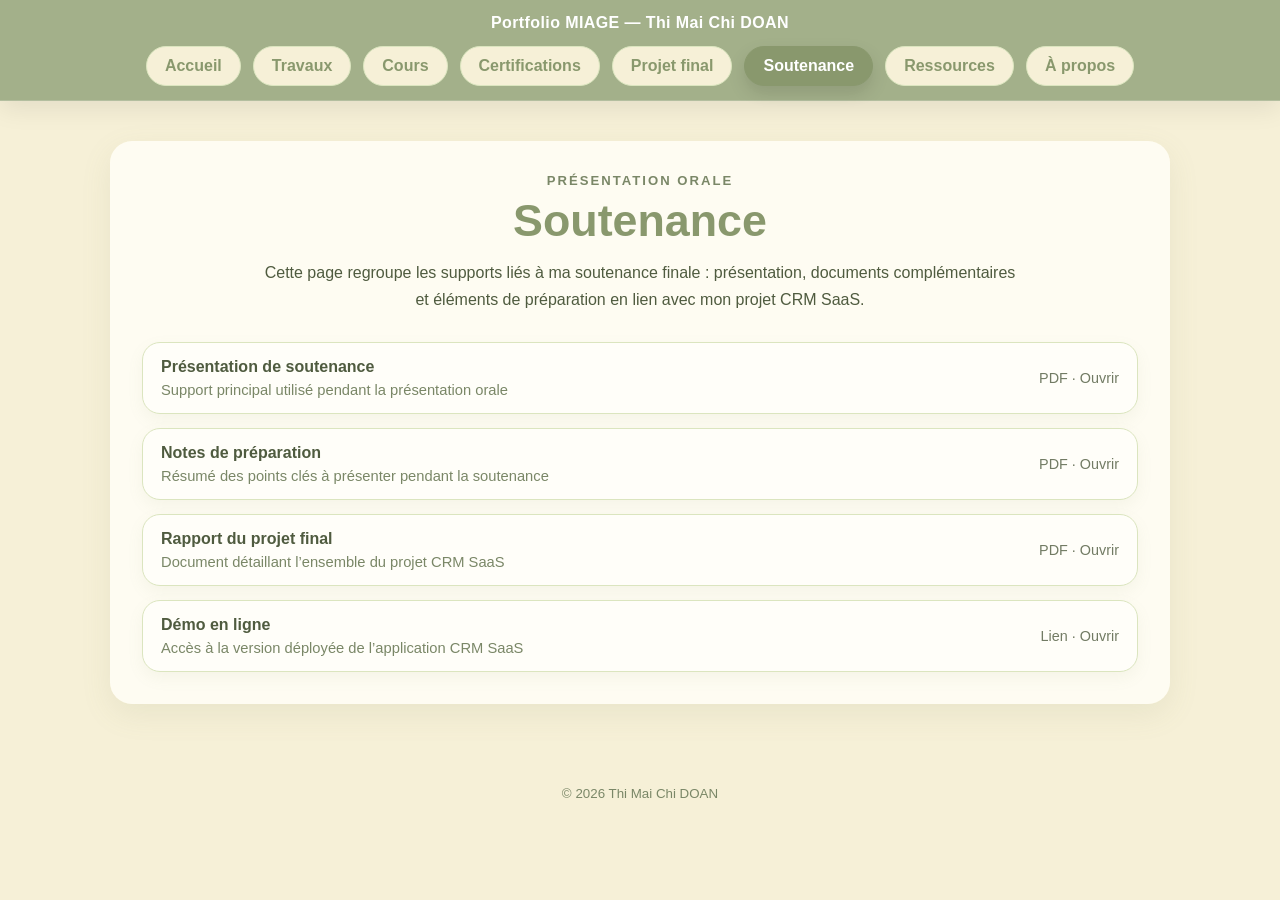
<file: soutenance/index.html>
<!doctype html>
<html lang="fr">
<head>
  <meta charset="utf-8" />
  <meta name="viewport" content="width=device-width,initial-scale=1" />
  <title>Soutenance - Portfolio DOAN</title>
  <link rel="stylesheet" href="../styles.css" />
</head>

<body>

  <header class="topbar">
    <div class="container bar-content">

      <div class="logo">
        Portfolio MIAGE — Thi Mai Chi DOAN
      </div>

      <nav class="nav">
        <a href="../index.html" class="btn">Accueil</a>
        <a href="../travaux/index.html" class="btn">Travaux</a>
        <a href="../cours/index.html" class="btn">Cours</a>
        <a href="../certifications/index.html" class="btn">Certifications</a>
        <a href="../projet-final/index.html" class="btn">Projet final</a>
        <a href="index.html" class="btn active">Soutenance</a>
        <a href="../ressources/index.html" class="btn">Ressources</a>
        <a href="../a-propos/index.html" class="btn">À propos</a>
      </nav>

    </div>
  </header>

  <main class="container">

    <section class="card travaux-card">
      <p class="section-kicker">Présentation orale</p>
      <h1 class="page-title">Soutenance</h1>
      <p class="page-intro">
        Cette page regroupe les supports liés à ma soutenance finale :
        présentation, documents complémentaires et éléments de préparation
        en lien avec mon projet CRM SaaS.
      </p>

      <ul class="list travaux-list">
        <li class="item">
          <a class="file" href="presentation-soutenance.pdf" target="_blank" rel="noopener">
            <span>
              <span class="file-title">Présentation de soutenance</span>
              <span class="file-desc">Support principal utilisé pendant la présentation orale</span>
            </span>
            <span class="file-meta">PDF · Ouvrir</span>
          </a>
        </li>

        <li class="item">
          <a class="file" href="notes-soutenance.pdf" target="_blank" rel="noopener">
            <span>
              <span class="file-title">Notes de préparation</span>
              <span class="file-desc">Résumé des points clés à présenter pendant la soutenance</span>
            </span>
            <span class="file-meta">PDF · Ouvrir</span>
          </a>
        </li>

        <li class="item">
          <a class="file" href="../projet-final/RAPPORT PROJET CRM SAAS.pdf" target="_blank" rel="noopener">
            <span>
              <span class="file-title">Rapport du projet final</span>
              <span class="file-desc">Document détaillant l’ensemble du projet CRM SaaS</span>
            </span>
            <span class="file-meta">PDF · Ouvrir</span>
          </a>
        </li>

        <li class="item">
          <a class="file" href="https://crm-saas-nine.vercel.app/" target="_blank" rel="noopener">
            <span>
              <span class="file-title">Démo en ligne</span>
              <span class="file-desc">Accès à la version déployée de l’application CRM SaaS</span>
            </span>
            <span class="file-meta">Lien · Ouvrir</span>
          </a>
        </li>
      </ul>
    </section>

  </main>

  <footer class="container footer">
    <small>© <span id="y"></span> Thi Mai Chi DOAN</small>
  </footer>

  <script>
    document.getElementById("y").textContent = new Date().getFullYear();
  </script>

</body>
</html>
</file>
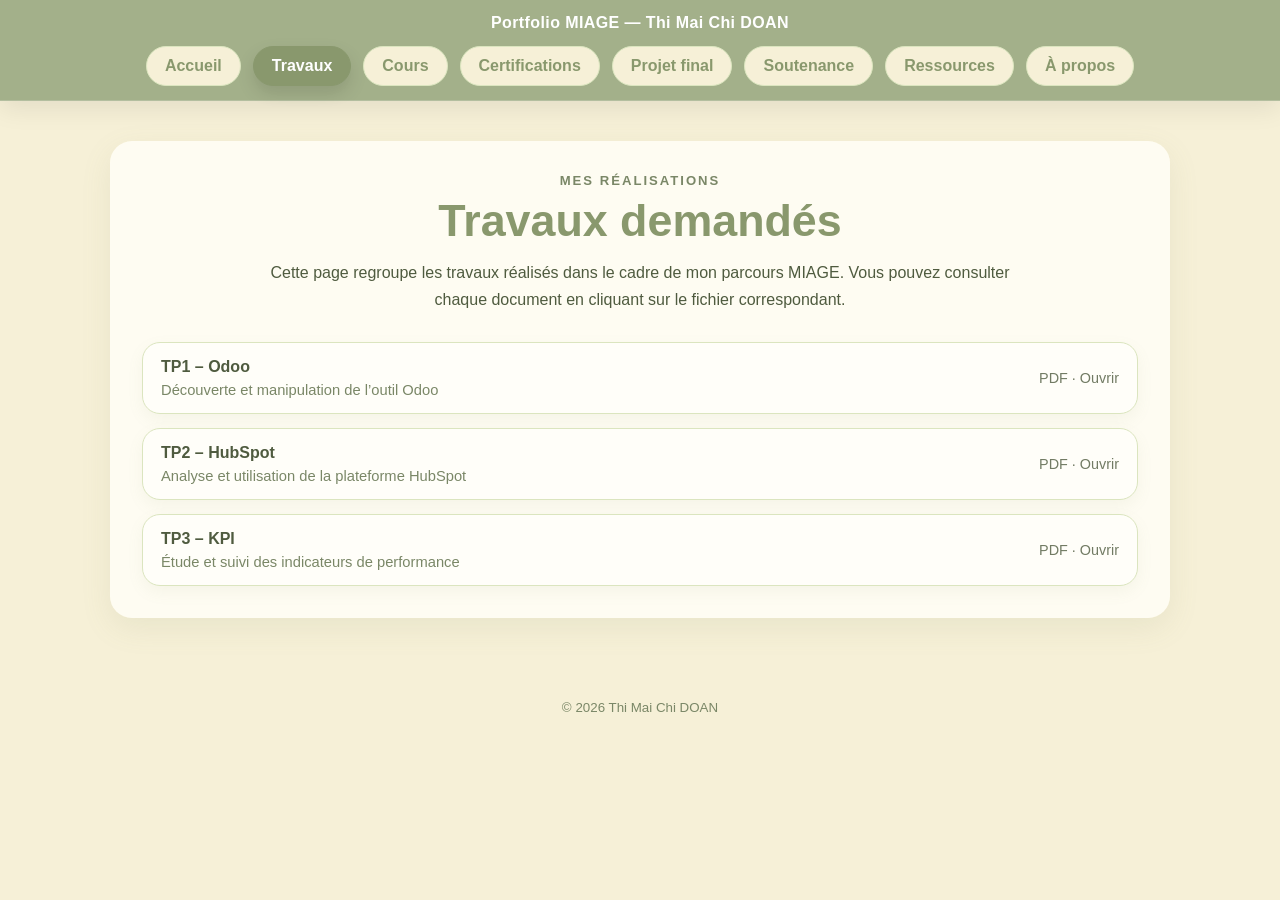
<file: travaux/index.html>
<!doctype html>
<html lang="fr">
<head>
  <meta charset="utf-8" />
  <meta name="viewport" content="width=device-width,initial-scale=1" />
  <title>Travaux - Portfolio DOAN</title>
  <link rel="stylesheet" href="../styles.css" />
</head>

<body>

  <!-- ===== HEADER ===== -->
  <header class="topbar">
    <div class="container bar-content">

      <div class="logo">
        Portfolio MIAGE — Thi Mai Chi DOAN
      </div>

      <nav class="nav">
        <a href="../index.html" class="btn">Accueil</a>
        <a href="index.html" class="btn active">Travaux</a>
        <a href="../cours/index.html" class="btn">Cours</a>
        <a href="../certifications/index.html" class="btn">Certifications</a>
        <a href="../projet-final/index.html" class="btn">Projet final</a>
        <a href="../soutenance/index.html" class="btn">Soutenance</a>
        <a href="../ressources/index.html" class="btn">Ressources</a>
        <a href="../a-propos/index.html" class="btn">À propos</a>
      </nav>

    </div>
  </header>

  <!-- ===== CONTENU ===== -->
  <main class="container">

    <section class="card travaux-card">
      <p class="section-kicker">Mes réalisations</p>
      <h1 class="page-title">Travaux demandés</h1>
      <p class="page-intro">
        Cette page regroupe les travaux réalisés dans le cadre de mon parcours MIAGE.
        Vous pouvez consulter chaque document en cliquant sur le fichier correspondant.
      </p>

      <ul class="list travaux-list">
        <li class="item">
          <a class="file" href="TP1.pdf" target="_blank" rel="noopener">
            <span>
              <span class="file-title">TP1 – Odoo</span>
              <span class="file-desc">Découverte et manipulation de l’outil Odoo</span>
            </span>
            <span class="file-meta">PDF · Ouvrir</span>
          </a>
        </li>

        <li class="item">
          <a class="file" href="TP2.pdf" target="_blank" rel="noopener">
            <span>
              <span class="file-title">TP2 – HubSpot</span>
              <span class="file-desc">Analyse et utilisation de la plateforme HubSpot</span>
            </span>
            <span class="file-meta">PDF · Ouvrir</span>
          </a>
        </li>

        <li class="item">
          <a class="file" href="TP3.pdf" target="_blank" rel="noopener">
            <span>
              <span class="file-title">TP3 – KPI</span>
              <span class="file-desc">Étude et suivi des indicateurs de performance</span>
            </span>
            <span class="file-meta">PDF · Ouvrir</span>
          </a>
        </li>
      </ul>
    </section>

  </main>

  <footer class="container footer">
    <small>© <span id="y"></span> Thi Mai Chi DOAN</small>
  </footer>

  <script>
    document.getElementById("y").textContent = new Date().getFullYear();
  </script>

</body>
</html>
</file>
<file: styles.css>
:root{
  --bg: #F6F0D7;
  --card: rgba(255, 253, 244, 0.94);
  --text: #4f5b3f;
  --muted: #7a8767;
  --border: #dbe5bf;
  --shadow: 0 10px 30px rgba(137, 152, 109, 0.12);
  --primary: #9CAB84;
  --secondary: #C5D89D;
  --accent: #89986D;
}

*{
  box-sizing:border-box;
}

html, body{
  margin:0;
  padding:0;
  font-family:"Segoe UI", Arial, sans-serif;
  color:var(--text);
  background:var(--bg);
  scroll-behavior:smooth;
}

img{
  max-width:100%;
  display:block;
}

.container{
  max-width:1100px;
  margin:0 auto;
  padding:20px;
}



.cover{
  position:relative;
  min-height:350px;
  padding:12px 20px 90px;
  display:flex;
  align-items:center;
  justify-content:center;
  background:
    linear-gradient(rgba(0,0,0,0.35), rgba(0,0,0,0.35)),
    url("pic.jpg") center/cover no-repeat;
  overflow:visible;
}

.cover::before{
  content:"";
  position:absolute;
  inset:0;
  background:rgba(255,255,255,0.08);
}

/* ===== MENU SUR LE COVER ===== */
.cover-nav{
  position:absolute;
  top:10px;
  left:50%;
  transform:translateX(-50%);
  width:calc(100% - 40px);
  max-width:1100px;
  display:flex;
  justify-content:center;
  align-items:center;
  gap:10px;
  flex-wrap:wrap;
  z-index:2;
}

.cover-link{
  padding:9px 14px;
  font-size:13px;
  border-radius:999px;
  white-space:nowrap;
  color:#fff;
  text-decoration:none;
  background:rgba(255,255,255,0.18);
  border:1px solid rgba(255,255,255,0.35);
  backdrop-filter:blur(8px);
  -webkit-backdrop-filter:blur(8px);
  transition:all 0.3s ease;
  font-weight:600;
  letter-spacing:0.2px;
}

.cover-link:hover{
  background:#ffffff;
  color:var(--accent);
  border-color:#ffffff;
  transform:translateY(-3px) scale(1.04);
  box-shadow:0 12px 25px rgba(0,0,0,0.12);
}

.cover-link.active{
  background:#ffffff;
  color:var(--accent);
  border-color:#ffffff;
  box-shadow:0 10px 20px rgba(0,0,0,0.10);
}

.cover-link:focus-visible,
.hero-btn:focus-visible,
.file:focus-visible{
  outline:3px solid rgba(255,255,255,0.95);
  outline-offset:3px;
}

/* ===== COVER CONTENT ===== */
.cover-content{
  position:relative;
  z-index:2;
  width:100%;
  max-width:900px;
  margin:90px auto 0;
  text-align:center;
  display:flex;
  flex-direction:column;
  align-items:center;
  animation:fadeUp 0.7s ease both;
}

.cover-subtitle{
  margin:0 0 4px;
  color:#fff;
  font-size:0.88rem;
  font-weight:600;
  letter-spacing:2px;
  text-transform:uppercase;
  text-shadow:0 2px 10px rgba(0,0,0,0.08);
}

.cover-title{
  margin:0;
  color:#fff;
  font-size:clamp(2.2rem, 5vw, 4rem);
  font-weight:700;
  line-height:1.02;
  text-align:center;
  text-shadow:0 8px 24px rgba(0,0,0,0.12);
  transform: translateY(-60px); /* 👈 thêm dòng này */
}

.cover-image-wrap{
  position:absolute;
  left:50%;
  bottom:0;
  transform:translate(-50%, 90%);
  width:250px;
  height:250px;
  border-radius:50%;
  background:rgba(255,255,255,0.9);
  display:flex;
  align-items:center;
  justify-content:center;
  box-shadow:0 18px 40px rgba(0,0,0,0.10);
  border:5px solid rgba(255,255,255,0.7);
  overflow:hidden;
  z-index:5;
  margin:0;
}

.cover-image{
  width:100%;
  height:100%;
  object-fit:cover;
  margin:0 auto;
}

/* ===== CARD ===== */
.card{
  border-radius:22px;
  background:var(--card);
  box-shadow:var(--shadow);
  padding:32px;
  transition:transform 0.28s ease, box-shadow 0.28s ease, background 0.28s ease;
}

.intro-card{
  margin-top:140px;
  position:relative;
  z-index:3;
  text-align:center;
  animation:fadeUp 0.9s ease both;
}

.intro-card h2{
  margin-top:0;
  margin-bottom:12px;
  color:var(--accent);
  font-size:1.8rem;
}

.intro-card p{
  max-width:820px;
  margin:0 auto;
  line-height:1.7;
}

/* ===== BUTTONS ===== */
.hero-buttons{
  margin-top:24px;
  display:flex;
  justify-content:center;
  gap:14px;
  flex-wrap:wrap;
}

.hero-btn{
  padding:12px 22px;
  border-radius:999px;
  text-decoration:none;
  font-weight:600;
  transition:all 0.25s ease;
  display:inline-flex;
  align-items:center;
  justify-content:center;
}

.hero-btn.primary{
  background:var(--primary);
  color:#fff;
}

.hero-btn.primary:hover{
  background:var(--accent);
  transform:translateY(-2px);
  box-shadow:0 10px 22px rgba(137,152,109,0.18);
}

.hero-btn.secondary{
  background:#fff;
  color:var(--text);
  border:1px solid var(--border);
}

.hero-btn.secondary:hover{
  background:var(--secondary);
  color:var(--accent);
  transform:translateY(-2px);
  box-shadow:0 10px 22px rgba(137,152,109,0.14);
}

/* ===== LIST ===== */
.list{
  list-style:none;
  padding:0;
  margin:20px 0 0;
  display:grid;
  gap:14px;
}

.file{
  display:flex;
  justify-content:space-between;
  align-items:center;
  padding:15px 18px;
  border-radius:18px;
  border:1.5px solid var(--border);
  background:#fffef9;
  text-decoration:none;
  color:var(--text);
  transition:all .25s ease;
  box-shadow:0 6px 16px rgba(137,152,109,0.08);
}

.file:hover{
  background:#f8f4e8;
  transform:translateY(-3px);
}

.file-title{
  font-weight:600;
}

.file-meta{
  opacity:.8;
  font-size:.9rem;
}

/* ===== FOOTER ===== */
.footer{
  text-align:center;
  margin-top:40px;
  padding-bottom:25px;
}

.footer small{
  color:var(--muted);
}

/* ===== CERTIFICATIONS ===== */
.cert-grid{
  display:grid;
  grid-template-columns:repeat(auto-fit, minmax(280px, 1fr));
  gap:30px;
}

.cert-card{
  border-radius:20px;
  overflow:hidden;
  background:#fffef8;
  border:1.5px solid var(--border);
  box-shadow:0 8px 22px rgba(137,152,109,0.10);
  transition:transform 0.28s ease, box-shadow 0.28s ease;
}

.cert-card:hover{
  transform:translateY(-6px);
  box-shadow:0 14px 30px rgba(137,152,109,0.16);
}

.cert-image{
  position:relative;
  height:180px;
  overflow:hidden;
  background:#f4efd8;
}

.cert-image img{
  width:100%;
  height:100%;
  object-fit:cover;
  transition:transform 0.35s ease;
}

.cert-card:hover img{
  transform:scale(1.06);
}

.overlay{
  position:absolute;
  bottom:0;
  width:100%;
  padding:10px;
  background:rgba(156,171,132,0.88);
  color:#fff;
  text-align:center;
  font-size:0.9rem;
  opacity:0;
  transition:opacity 0.25s ease;
}

.cert-card:hover .overlay{
  opacity:1;
}

.cert-content{
  padding:18px;
  background:#fffef8;
}

.cert-content h3{
  margin:0 0 5px;
  font-size:1.08rem;
  color:var(--accent);
}

.cert-meta{
  display:block;
  font-size:0.85rem;
  color:var(--muted);
  margin-bottom:10px;
}

.cert-content p{
  font-size:0.95rem;
  color:var(--text);
  line-height:1.5;
}

/* ===== ANIMATION ===== */
@keyframes fadeUp{
  from{
    opacity:0;
    transform:translateY(18px);
  }
  to{
    opacity:1;
    transform:translateY(0);
  }
}

/* ===== RESPONSIVE ===== */
@media (max-width: 900px){
  .cover{
    min-height:430px;
    padding-bottom:50px;
  }

  .cover-content{
    margin-top:82px;
  }

  .cover-link{
    font-size:13px;
    padding:9px 13px;
  }

  .cover-image-wrap{
    width:220px;
    height:220px;
  }
}

@media (max-width: 640px){
  .cover{
    min-height:450px;
    padding:16px 14px 44px;
  }

  .cover-nav{
    width:calc(100% - 20px);
    gap:8px;
    top:12px;
  }

  .cover-link{
    font-size:12px;
    padding:8px 11px;
  }

  .cover-content{
    margin-top:116px;
  }

  .cover-title{
    font-size:clamp(2rem, 9vw, 3rem);
  }

  .cover-subtitle{
    font-size:0.9rem;
    letter-spacing:1.5px;
  }

  .cover-image-wrap{
    width:180px;
    height:180px;
    margin-top:20px;
  }

  .card{
    padding:22px;
  }

  .intro-card{
    margin-top:-20px;
  }

  .intro-card h2{
    font-size:1.45rem;
  }

  .file{
    flex-direction:column;
    align-items:flex-start;
    gap:6px;
  }
}

.travaux-card{
  margin-top: 20px;
  text-align: center;
}

.section-kicker{
  margin: 0 0 8px;
  color: var(--muted);
  text-transform: uppercase;
  letter-spacing: 2px;
  font-size: 0.82rem;
  font-weight: 700;
}

.page-title{
  margin: 0 0 14px;
  color: var(--accent);
  font-size: clamp(2rem, 4vw, 2.8rem);
  line-height: 1.1;
}

.page-intro{
  max-width: 760px;
  margin: 0 auto 28px;
  color: var(--text);
  line-height: 1.7;
  font-size: 1rem;
}

.travaux-list{
  margin-top: 26px;
}

.file-desc{
  display: block;
  margin-top: 6px;
  font-size: 0.92rem;
  color: var(--muted);
  font-weight: 400;
}

.file{
  align-items: center;
}

.file > span:first-child{
  display: flex;
  flex-direction: column;
  align-items: flex-start;
  text-align: left;
}

@media (max-width: 640px){
  .travaux-card{
    text-align: left;
  }

  .page-title{
    font-size: 1.8rem;
  }

  .page-intro{
    margin-bottom: 22px;
  }
}

.bar-content{
  display:flex;
  justify-content:space-between;
  align-items:center;
  gap:20px;
  flex-wrap:wrap;
}

.logo{
  font-weight:600;
  color:var(--accent);
}

.nav{
  display:flex;
  gap:10px;
  flex-wrap:wrap;
}

.btn{
  display:inline-flex;
  align-items:center;
  justify-content:center;
  padding:10px 18px;
  border-radius:999px;
  text-decoration:none;
  font-weight:600;

  background:#F6F0D7; /* vàng kem */
  color:var(--accent);
  border:1.5px solid var(--border);

  transition:all 0.3s ease;
}

.btn:hover{
  background:var(--secondary); /* xanh kem */
  color:var(--accent);
  transform:translateY(-2px);
  box-shadow:0 8px 18px rgba(0,0,0,0.12);
}

.btn.active{
  background:#ffffff;
  color:var(--accent);
  border-color:#ffffff;
  box-shadow:0 6px 14px rgba(0,0,0,0.10);
}
.topbar{
  position: sticky;
  top: 0;
  z-index: 1000;
  background: rgba(156, 171, 132, 0.92); /* khác màu nền */
  backdrop-filter: blur(10px);
  -webkit-backdrop-filter: blur(10px);
  border-bottom: 1px solid rgba(255,255,255,0.18);
  box-shadow: 0 8px 24px rgba(0,0,0,0.08);
}

.bar-content{
  display: flex;
  flex-direction: column; /* để nav nằm giữa trang */
  align-items: center;
  justify-content: center;
  gap: 14px;
  padding: 14px 20px;
}

.logo{
  font-weight: 700;
  color: #fff;
  text-align: center;
  letter-spacing: 0.4px;
}

.nav{
  display: flex;
  justify-content: center; /* căn giữa */
  align-items: center;
  gap: 12px;
  flex-wrap: wrap;
  width: 100%;
}

.btn:hover{
  background: var(--accent);
  border-color: var(--accent);
  color: #fff; /* chữ trắng khi hover */
  transform: translateY(-3px) scale(1.04);
  box-shadow: 0 10px 22px rgba(0,0,0,0.12);
}

.btn.active{
  background: #fff;
  color: var(--accent);
  border-color: #fff;
  box-shadow: 0 8px 18px rgba(0,0,0,0.10);
}

.btn.active:hover{
  background: var(--accent);
  color: #fff;
  border-color: var(--accent);
}

@media (max-width: 768px){
  .bar-content{
    padding: 12px 14px;
    gap: 10px;
  }

  .nav{
    gap: 8px;
  }

  .btn{
    padding: 8px 14px;
    font-size: 0.92rem;
  }

  .logo{
    font-size: 0.95rem;
  }
}

.btn{
  background:#F6F0D7 !important;
  color:var(--accent) !important;
  border:1.5px solid var(--border) !important;
}

.btn:hover{
  background:var(--accent) !important;
  color:#fff !important;
  transform:translateY(-2px);
  box-shadow:0 8px 18px rgba(0,0,0,0.12);
}

.btn.active{
  background:var(--accent) !important;
  color:#fff !important;
  border-color:var(--accent) !important;
  box-shadow:0 8px 18px rgba(0,0,0,0.12);
}


.cours-hero{
  margin-top:20px;
  text-align:center;
}

.cours-card{
  margin-top:24px;
}

.cours-head{
  margin-bottom:18px;
}

.cours-head h2{
  margin:0 0 8px;
  color:var(--accent);
  font-size:1.55rem;
}

.muted{
  margin:0;
  color:var(--muted);
  line-height:1.6;
}

.file > span:first-child{
  display:flex;
  flex-direction:column;
  align-items:flex-start;
  text-align:left;
}

.file-desc{
  display:block;
  margin-top:6px;
  font-size:0.92rem;
  color:var(--muted);
  font-weight:400;
}

@media (max-width: 640px){
  .cours-hero{
    text-align:left;
  }

  .cours-head h2{
    font-size:1.3rem;
  }
}



.certif-hero{
  margin-top:20px;
  text-align:center;
}

.certif-card{
  margin-top:24px;
}

.cert-grid{
  display:grid;
  grid-template-columns:repeat(auto-fit, minmax(280px, 1fr));
  gap:30px;
}

.cert-card{
  border-radius:20px;
  overflow:hidden;
  background:#fffef8;
  border:1.5px solid var(--border);
  box-shadow:0 8px 22px rgba(137,152,109,0.10);
  transition:transform 0.28s ease, box-shadow 0.28s ease;
}

.cert-card:hover{
  transform:translateY(-6px);
  box-shadow:0 14px 30px rgba(137,152,109,0.16);
}

.cert-image{
  position:relative;
  height:220px;
  overflow:hidden;
  background:#f4efd8;
}

.cert-image a{
  display:block;
  width:100%;
  height:100%;
}

.cert-image img{
  width:100%;
  height:100%;
  object-fit:cover;
  transition:transform 0.35s ease;
}

.cert-card:hover .cert-image img{
  transform:scale(1.05);
}

.overlay{
  position:absolute;
  inset:auto 0 0 0;
  padding:12px;
  background:rgba(137,152,109,0.88);
  color:#fff;
  text-align:center;
  font-size:0.92rem;
  font-weight:600;
  opacity:0;
  transition:opacity 0.25s ease;
}

.cert-card:hover .overlay{
  opacity:1;
}

.cert-content{
  padding:18px;
  background:#fffef8;
}

.cert-content h3{
  margin:0 0 6px;
  font-size:1.08rem;
  color:var(--accent);
}

.cert-meta{
  display:block;
  font-size:0.85rem;
  color:var(--muted);
  margin-bottom:10px;
}

.cert-content p{
  margin:0;
  font-size:0.95rem;
  color:var(--text);
  line-height:1.6;
}

@media (max-width: 640px){
  .certif-hero{
    text-align:left;
  }

  .cert-image{
    height:200px;
  }
}

.projet-hero{
  margin-top:20px;
  text-align:center;
}

.projet-tags{
  display:flex;
  justify-content:center;
  flex-wrap:wrap;
  gap:10px;
  margin-top:24px;
}

.projet-tag{
  padding:9px 14px;
  border-radius:999px;
  background:#fffef8;
  border:1.5px solid var(--border);
  color:var(--accent);
  font-size:0.9rem;
  font-weight:600;
  box-shadow:0 6px 14px rgba(137,152,109,0.06);
}

.projet-buttons{
  margin-top:28px;
  display:flex;
  justify-content:center;
  gap:14px;
  flex-wrap:wrap;
}

.projet-grid{
  display:grid;
  grid-template-columns:repeat(2, minmax(0, 1fr));
  gap:24px;
  margin-top:24px;
  margin-bottom:36px;
}

.projet-card h2{
  margin-top:0;
  margin-bottom:14px;
  color:var(--accent);
  font-size:1.5rem;
}

.projet-stats{
  display:grid;
  grid-template-columns:repeat(2, minmax(0, 1fr));
  gap:14px;
  margin-top:20px;
}

.projet-stat{
  padding:18px;
  border-radius:18px;
  background:#fffef8;
  border:1.5px solid var(--border);
  box-shadow:0 6px 16px rgba(137,152,109,0.08);
}

.projet-stat strong{
  display:block;
  margin-bottom:6px;
  color:var(--accent);
  font-size:1rem;
}

.projet-stat span{
  color:var(--muted);
  font-size:0.92rem;
}

.projet-list{
  list-style:none;
  padding:0;
  margin:0;
}

.projet-list li{
  padding:12px 0;
  border-bottom:1px solid #e8efd4;
  color:var(--text);
  line-height:1.7;
}

.projet-list li:last-child{
  border-bottom:none;
}

@media (max-width: 900px){
  .projet-grid{
    grid-template-columns:1fr;
  }
}

@media (max-width: 640px){
  .projet-hero{
    text-align:left;
  }

  .projet-tags,
  .projet-buttons{
    justify-content:flex-start;
  }

  .projet-stats{
    grid-template-columns:1fr;
  }
}
</file>
